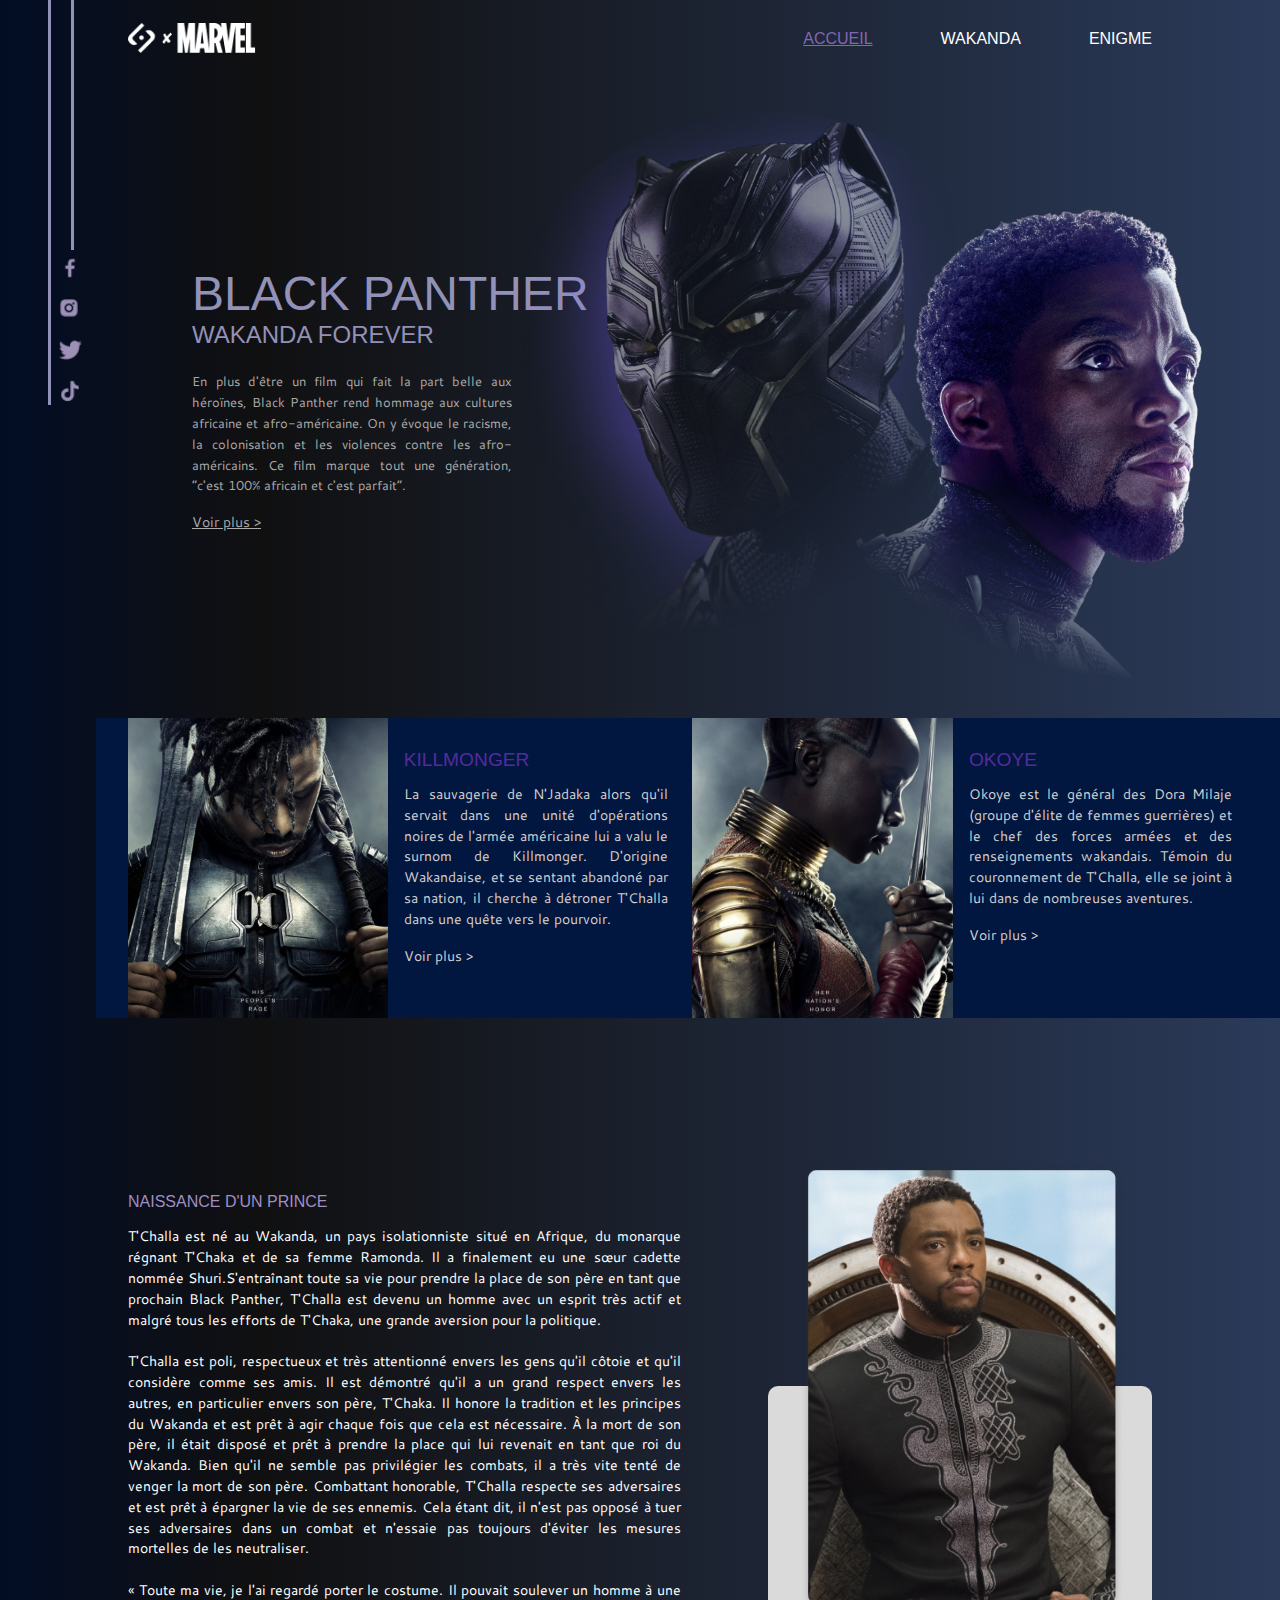
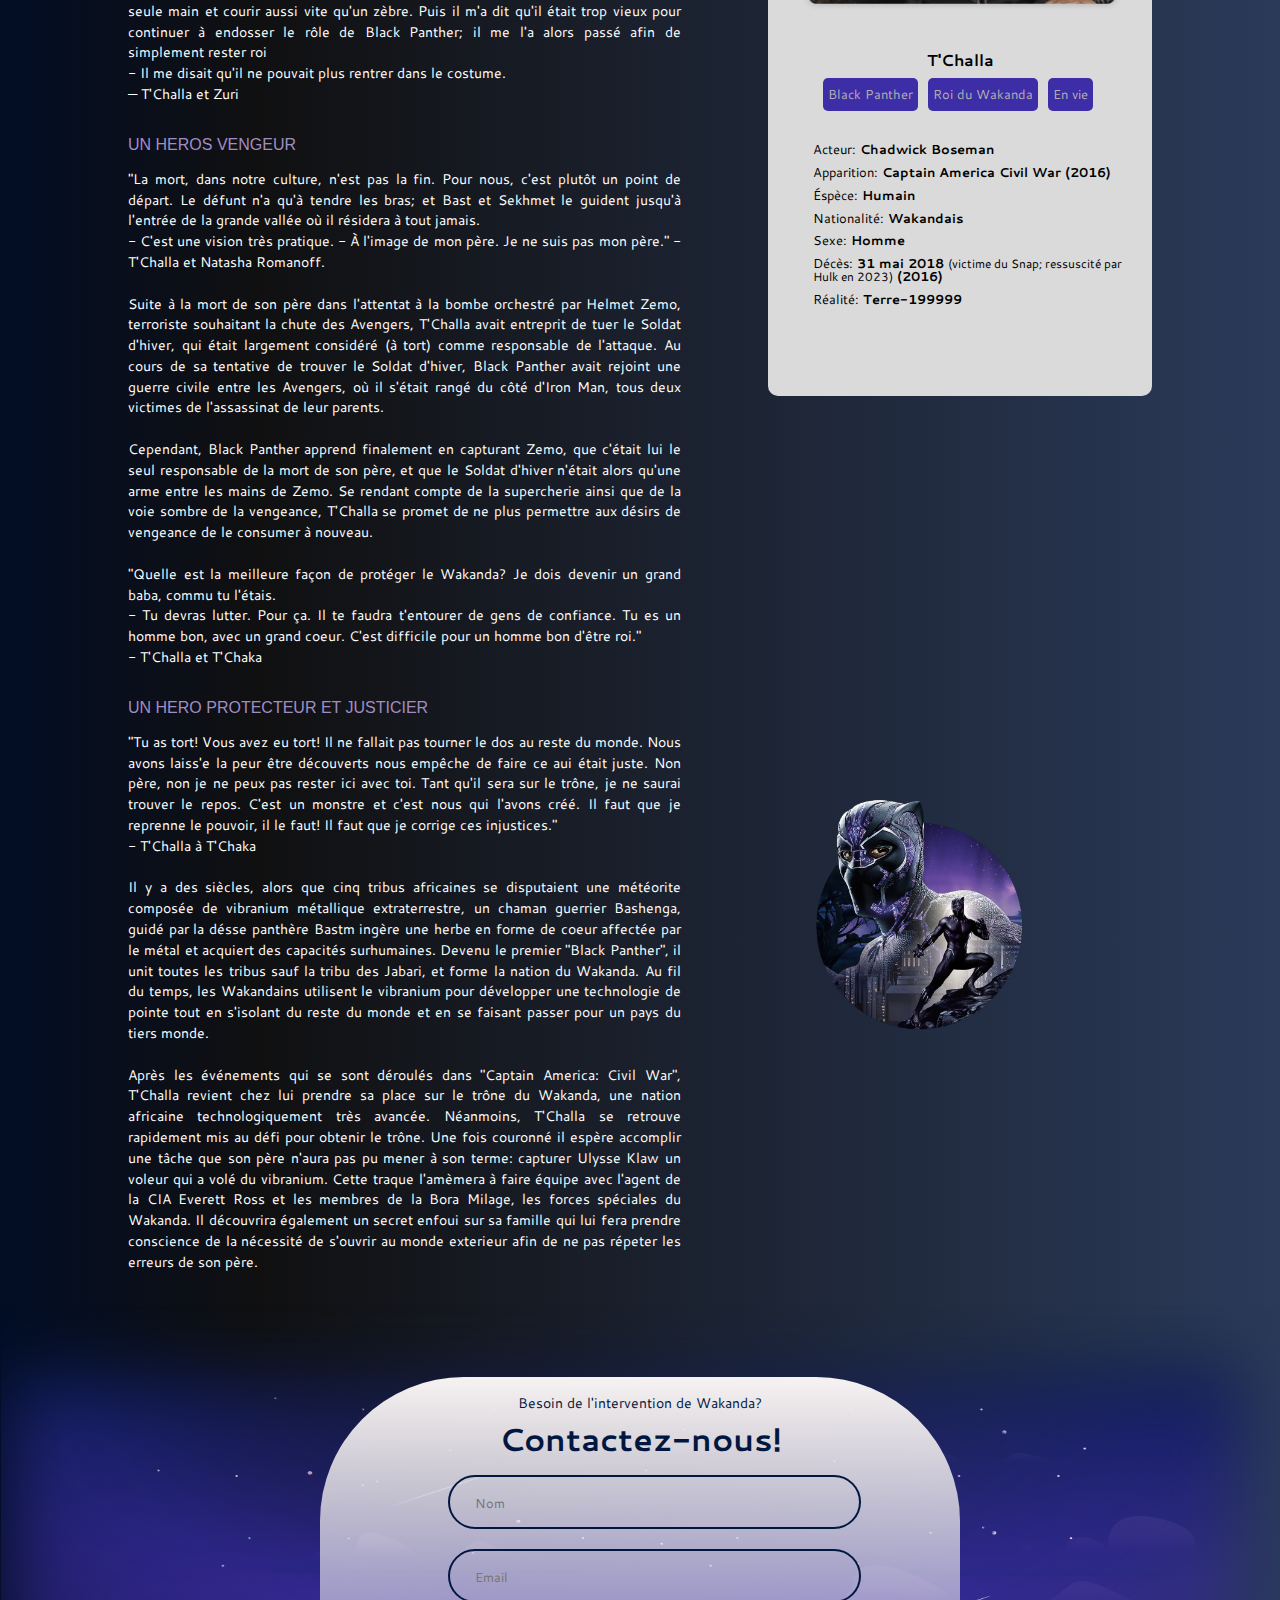
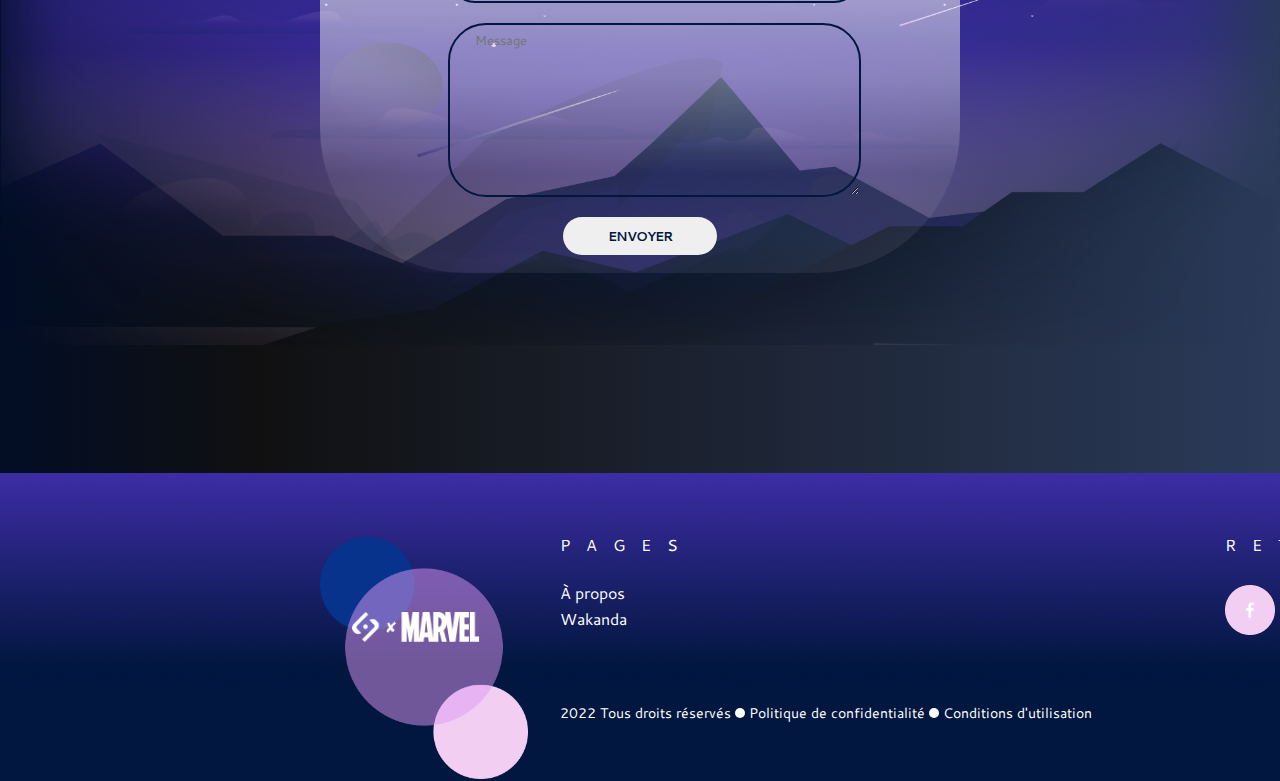
<file: index.html>
<!DOCTYPE html>
<html lang="fr">
  <head>
    <meta charset="UTF-8">
    <meta http-equiv="X-UA-Compatible" content="IE=edge">
    <meta name="viewport" content="width=device-width, initial-scale=1.0">

    <link rel="stylesheet" href="./assets/css/style.css" />
    <link rel="stylesheet" href="./assets/css/home-style.css" />

    <script src="script.js" defer></script>

    <title>Home | Black Panther</title>
  </head>
  <body>
    <div class="body-container">
      <header>
        <img src="./assets/img/AllPages/footer2.png" />
        <nav>
          <ul>
            <li class="active"><a href=#>ACCUEIL</a></li>
            <li class="menu-item"><a href="wakanda.html">WAKANDA</a></li>
            <li class="menu-item"><a href="enigma.html">ENIGME</a></li>
          </ul>
        </nav>
        <div class="hamburger">
          <div></div>
          <div></div>
          <div></div>
        </div>
      </header>

      <div class="side-social-media">
        <ul>
          <li><a href="https://www.facebook.com/Marvel/" target="_blank" ><img src="./assets/img/AllPages/icon_facebook.png" alt="icon facebook" tilte="facebook" /></a></li>
          <li><a href="https://www.instagram.com/marvel/" target="_blank"><img src="./assets/img/AllPages/icon_instagram.png" alt="icon instagram" tilte="instagram" /></a></li>
          <li><a href="https://twitter.com/Marvel" target="_blank"><img src="./assets/img/AllPages/icon_twitter.png" alt="icon twitter" tilte="twitter" /></a></li>
          <li><a href="https://www.tiktok.com/@marvel" target="_blank"><img src="./assets/img/AllPages/icon_tiktok.png" alt="icon tiktok" tilte="tiktok" /></a></li>
        </ul>
      </div>

      <main>
        <section class="intro">
          <img src="./assets/img/Accueil/Pantherhome1..png" alt="Black panther picture" title="Black Panther" />
          <h1>BLACK PANTHER</h1>
          <h2>WAKANDA FOREVER</h2>
          <p>
            En plus d'être un film qui fait la part belle aux héroïnes, Black
            Panther rend
            hommage aux cultures africaine et afro-américaine. On y évoque le
            racisme, la colonisation et les violences contre les
            afro-américains.
            Ce film marque tout une génération, “c'est 100% africain et c'est
            parfait”.
            </br>
            <span>Voir plus ></span>
          </p>
        </section>

        <section class="actors">
          <div class="actors-wrapper">
            <ul>
              <li>
                <img src="./assets/img/Accueil/Pantherhome2.png" alt="Killmonger" title="killmonger"/>
                <div class="story">
                  <h2>KILLMONGER</h2>
                  <p>
                    La sauvagerie de N'Jadaka alors qu'il servait dans une unité  d'opérations  noires  de  l'armée  américaine  lui  a valu  le  surnom  de  Killmonger.  D'origine  Wakandaise, et  se  sentant  abandoné  par  sa  nation,  il  cherche  à détroner T'Challa dans une quête vers le pourvoir.
                    </br>
                    <span>Voir plus ></span>
                  </p>
                </div>
              </li>
            
              <li>
                <img src="./assets/img/Accueil/Pantherhome3.png" alt="Okoye" title="Okoye"/>
                <div class="story">
                  <h2>OKOYE</h2>
                  <p>
                    Okoye est le général des Dora Milaje (groupe d'élite de femmes guerrières) et le chef des forces armées et des renseignements wakandais. Témoin du couronnement de T'Challa, elle se joint à lui dans de nombreuses aventures.
                    </br>
                    <span>Voir plus ></span>
                  </p>
                </div>
              </li>
            </ul>
          </div>
        </section>

        <section class="tchalla">
          <div class="article-wrapper">
            <article class="biography">
              <h2>NAISSANCE D'UN PRINCE</h2>
              <p>
                T'Challa  est  né  au  Wakanda,  un  pays  isolationniste  situé  en  Afrique,  du  monarque  régnant  T'Chaka  et  de  sa  femme Ramonda. Il a finalement eu une sœur cadette nommée Shuri.S'entraînant toute sa vie pour prendre la place de son père en tant que prochain Black Panther, T'Challa est devenu un homme avec un esprit très actif et malgré tous les efforts de T'Chaka, une grande aversion pour la politique.
                </br></br>
                T'Challa  est  poli,  respectueux  et  très  attentionné  envers  les  gens  qu'il  côtoie  et  qu'il  considère  comme  ses  amis.  Il  est démontré qu'il a un grand respect envers les autres, en particulier envers son père, T'Chaka. Il honore la tradition et les principes du Wakanda et est prêt à agir chaque fois que cela est nécessaire. À la mort de son père, il était disposé et prêt à prendre la place qui lui revenait en tant que roi du Wakanda. Bien qu'il ne semble pas privilégier les combats, il a très vite tenté de venger la mort de son père. Combattant honorable, T'Challa respecte ses adversaires et est prêt à épargner la vie de ses ennemis. Cela étant dit, il n'est pas opposé à tuer ses adversaires dans un combat et n'essaie pas toujours d'éviter les mesures mortelles de les neutraliser.
                </br></br>
                « Toute ma vie, je l'ai regardé porter le costume. Il pouvait soulever un homme à une seule main et courir aussi vite qu'un zèbre. Puis il m'a dit qu'il était trop vieux pour continuer à endosser le rôle de Black Panther; il me l'a alors passé afin de simplement rester roi
                </br>
                - Il me disait qu'il ne pouvait plus rentrer dans le costume.
                </br>
                — T'Challa et Zuri
              </p>
            </article>
            <article class="dark-side">
              <h2>UN HEROS VENGEUR</h2>
              <p>
                "La mort, dans notre culture, n'est pas la fin. Pour nous, c'est plutôt un point de départ. Le défunt n'a qu'à tendre les bras; et Bast et Sekhmet le guident jusqu'à l'entrée de la grande vallée où il résidera à tout jamais.
                </br>
                - C'est  une vision très pratique.
                - À l'image de mon père. Je ne suis pas mon père."
                - T'Challa et Natasha Romanoff.
                </br></br>
                Suite à la mort de son père dans l'attentat à la bombe orchestré par Helmet Zemo, terroriste souhaitant la chute des Avengers, T'Challa avait entreprit de tuer le Soldat d'hiver, qui était largement considéré (à tort) comme responsable de l'attaque. Au cours de sa tentative de trouver le Soldat d'hiver, Black Panther avait rejoint une guerre civile entre les Avengers, où il s'était rangé du côté d'Iron Man, tous deux victimes de l'assassinat de leur parents.
                </br></br>
                Cependant, Black Panther apprend finalement en capturant Zemo, que c'était lui le seul responsable de la mort de son père, et que le Soldat d'hiver n'était alors qu'une arme entre les mains de Zemo. Se rendant compte de la supercherie ainsi que de la voie sombre de la vengeance, T'Challa se promet de ne plus permettre aux désirs de vengeance de le consumer à nouveau.
                </br></br>
                "Quelle est la meilleure façon de protéger le Wakanda? Je dois devenir un grand baba, commu tu l'étais.
                </br>
                - Tu devras lutter. Pour ça. Il te faudra t'entourer de gens de confiance. Tu es un homme bon, avec un grand coeur. C'est difficile pour un homme bon d'être roi."
                </br>
                - T'Challa et T'Chaka
              </p>
            </article>
            <article class="our-hero">
              <h2>UN HERO PROTECTEUR ET JUSTICIER</h2>
              <p>
                "Tu as tort! Vous avez eu tort! Il ne fallait pas tourner le dos au reste du monde. Nous avons laiss'e la peur être découverts nous empêche de faire ce aui était juste. Non père, non je ne peux pas rester ici avec toi. Tant qu'il sera sur le trône, je ne saurai trouver le repos. C'est un monstre et c'est nous qui l'avons créé. Il faut que je reprenne le pouvoir, il le faut! Il faut que je corrige ces injustices."</br>
                - T'Challa à T'Chaka</br></br>
                Il y a des siècles, alors que cinq tribus africaines se disputaient une météorite composée de vibranium métallique extraterrestre, un chaman guerrier Bashenga, guidé par la désse panthère Bastm ingère une herbe en forme de coeur affectée par le métal et acquiert des capacités surhumaines. Devenu le premier "Black Panther", il unit toutes les tribus sauf la tribu des Jabari, et forme la nation du Wakanda. Au fil du temps, les Wakandains utilisent le vibranium pour développer une technologie de pointe tout en s'isolant du reste du monde et en se faisant passer pour un pays du tiers monde.</br></br>
                Après les événements qui se sont déroulés dans "Captain America: Civil War", T'Challa revient  chez lui prendre sa place sur le trône du Wakanda, une nation africaine technologiquement très avancée. Néanmoins, T'Challa se retrouve rapidement mis au défi pour obtenir le trône. Une fois couronné il espère accomplir une tâche que son père n'aura pas pu mener à son terme: capturer Ulysse Klaw un voleur qui a volé du vibranium. Cette traque l'amèmera à faire équipe avec l'agent de la CIA Everett Ross et les membres de la Bora Milage, les forces spéciales du Wakanda. Il découvrira également un secret enfoui sur  sa famille qui lui fera prendre conscience de la nécessité de s'ouvrir au monde exterieur afin de ne pas répeter les erreurs de son père.
              </p>
            </article>
          </div>
          <aside>
            <img src="./assets/img/Accueil/Pantherhome5.png" alt="Chadwick Boseman as T'Challa (alias Black Panther)" title="T'Challa"/>
            <div class="text-wrapper">
              <h2>T'Challa</h2> 
              <div class="div">
                <p><span>Black Panther</span><span>Roi du Wakanda</span><span>En vie</span></p>
                <ul>
                  <li>Acteur: <em><a href="https://en.wikipedia.org/wiki/Chadwick_Boseman" target="_blank">Chadwick Boseman</a></em></li>
                  <li>Apparition: <em>Captain America Civil War (2016)</em></li>
                  <li>Éspèce: <span>Humain</span></li>
                  <li>Nationalité: <span>Wakandais</span></li>
                  <li>Sexe: <span>Homme</span></li>
                  <li>Décès: <span>31 mai 2018 <small>(victime du Snap; ressuscité par Hulk en 2023)</small> (2016)</span></li>
                  <li>Réalité: <span>Terre-199999</span></li>
                </ul>
             </div>
            </div>
            <img src="./assets/img/Accueil/Pantherhome6.png" alt="Black Panther" title="Black Panther"/>
          </aside>
        </section>

        <section class="contact">
          <div class="contact-wrapper">
            <p>Besoin de l'intervention de Wakanda?</p>
            <h2>Contactez-nous!</h2>
            <form>
              <input name="username" placeholder="Nom" type="text" />
              <input name="email" placeholder="Email" type="email" />
              <textarea placeholder="Message"></textarea>
              <button type="submit">ENVOYER</button>
          </div>
        </section>
      </main>

      <footer>
        <div class="logo-container">  
          <img src="./assets/img/AllPages/footer1.png"/>
          <img src="./assets/img/AllPages/footer2.png"/>
        </div>
        <div class="text-container">
          <div class="pages">
            <h2>PAGES</h2>
            <ul>
              <li><a href=#>À propos</a></li>
              <li><a href="https://marvelcinematicuniverse.fandom.com/wiki/Wakanda" target="_blank">Wakanda</a></li>
            </ul>
          </div>
          <div class="social-media">
            <h2>RETROUVEZ NOUS</h2>
            <ul>
              <li><a href="https://www.facebook.com/Marvel/" target="_blank" ><img src="./assets/img/AllPages/footer3.png" alt="icon facebook" tilte="facebook" /></a></li>
              <li><a href="https://www.instagram.com/marvel/" target="_blank"><img src="./assets/img/AllPages/footer4.png" alt="icon instagram" tilte="instagram" /></a></li>
              <li><a href="https://twitter.com/Marvel" target="_blank"><img src="./assets/img/AllPages/footer5.png" alt="icon twitter" tilte="twitter" /></a></li>
              <li><a href="https://www.tiktok.com/@marvel" target="_blank"><img src="./assets/img/AllPages/footer6.png" alt="icon tiktok" tilte="tiktok" /></a></li>
            </ul>
          </div>
          <p><a href=#>2022 Tous droits réservés</a> <span></span> <a href=#>Politique de confidentialité</a> <span></span> <a href="">Conditions d'utilisation</a></p>
          </div>
      </footer>
      <img class="top-button" src="./assets/img/AllPages/flèche_down_header.png" />
    </div>
  </body>
</html>
</file>
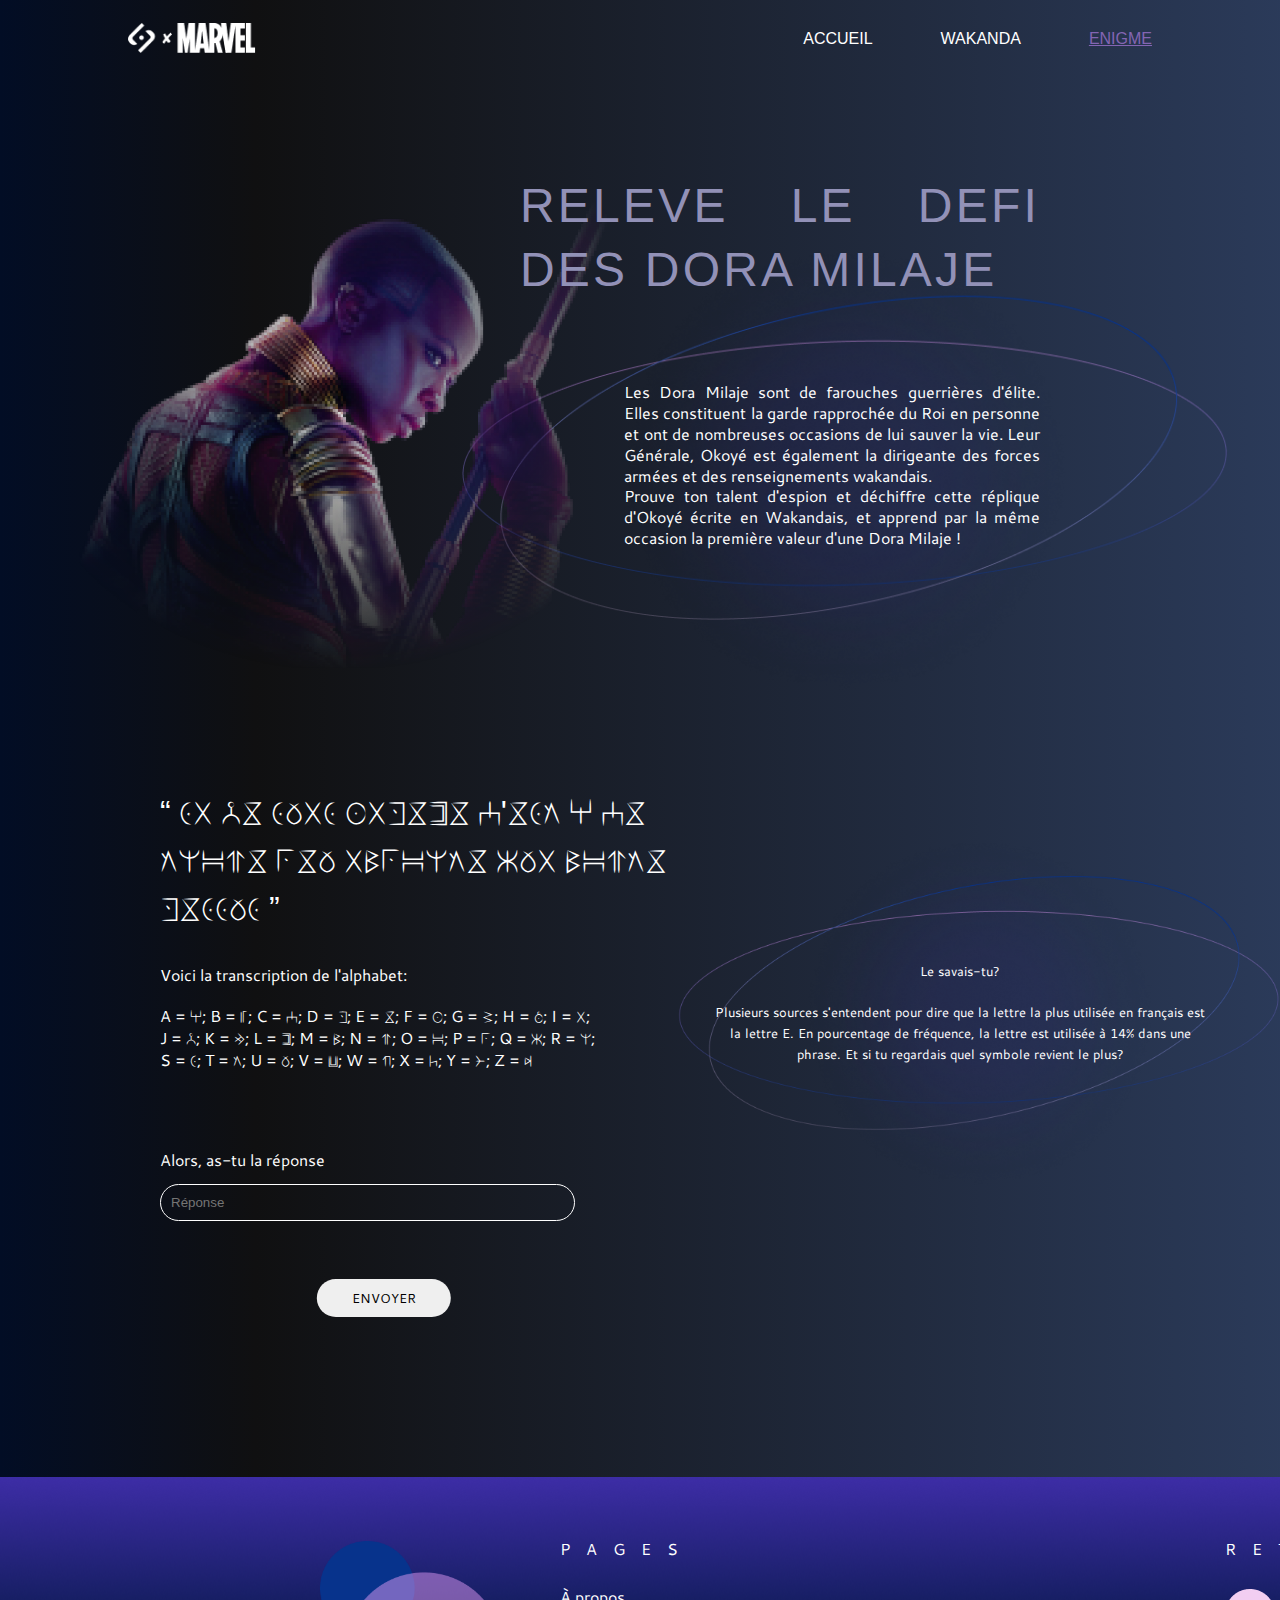
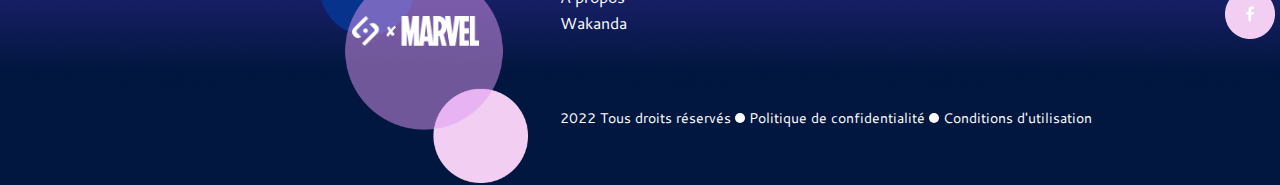
<file: enigma.html>
<!DOCTYPE html>
<html lang="fr">
  <head>
    <meta charset="UTF-8">
    <meta http-equiv="X-UA-Compatible" content="IE=edge">
    <meta name="viewport" content="width=device-width, initial-scale=1.0">

    <link rel="stylesheet" href="./assets/css/style.css" />
    <link rel="stylesheet" href="./assets/css/enigma-style.css" />

    <script src="script.js" defer></script>

    <title>Enigma | Black Panther</title>
  </head>
  <body>
    <div class="body-container">
      <header>
        <img src="./assets/img/AllPages/footer2.png" />
        <nav>
          <ul>
            <li class="menu-item"><a href="index.html">ACCUEIL</a></li>
            <li class="menu-item"><a href="wakanda.html">WAKANDA</a></li>
            <li class="active"><a href=#>ENIGME</a></li>
          </ul>
        </nav>
        <div class="hamburger">
          <div></div>
          <div></div>
          <div></div>
        </div>
      </header>
      <main>
        <section class="intro">
          <h1>RELEVE LE DEFI DES DORA MILAJE</h1>
          <p>
            Les Dora Milaje sont de farouches guerrières d'élite. Elles constituent la garde rapprochée du Roi en personne et ont de nombreuses occasions de lui sauver la vie. Leur Générale, Okoyé est également la dirigeante des forces armées et des renseignements wakandais.</br>
            Prouve ton talent d'espion et déchiffre cette réplique d'Okoyé écrite en Wakandais, et apprend par la même occasion la première valeur d'une Dora Milaje !
          </p>
        </section>

        <section class="enigma">
          <p class="morse-code">
            “ SI JE SUIS  FIDELE C'EST A CE TRONE PEU IMPORTE QUI MONTE DESSUS ”
          </p>

          <p class="hint">
            Voici la transcription de l'alphabet:</br></br>
            A = <span>A</span>; B = <span>B</span>; C = <span>C</span>; D = <span>D</span>; E = <span>E</span>; F = <span>F</span>; G = <span>G</span>; H = <span>H</span>; I = <span>I</span>;
          </br>J = <span>J</span>; K = <span>K</span>; L = <span>L</span>; M = <span>M</span>; N = <span>N</span>; O = <span>O</span>; P = <span>P</span>; Q = <span>Q</span>; R = <span>R</span>;
          </br>S = <span>S</span>; T = <span>T</span>; U = <span>U</span>; V = <span>V</span>; W = <span>W</span>; X = <span>X</span>; Y = <span>Y</span>; Z = <span>Z</span>
          </p>

          <form>
            <label for="answer">Alors, as-tu la réponse</label>
            </br>
            <input type="text" name="answer" placeholder="Réponse" />
            </br>
            <button type="submit">ENVOYER</button>
          </form>

          <aside>
            <p>
              Le savais-tu?</br></br>
              Plusieurs sources s'entendent pour dire que la lettre la plus utilisée en français est
              </br>la lettre E. En pourcentage de fréquence, la lettre  est utilisée à 14% dans une
              </br>phrase. Et si tu regardais quel symbole revient le plus?
            </p>
          </aside>
        </section>
      </main>

      <footer>
        <div class="logo-container">  
          <img src="./assets/img/AllPages/footer1.png"/>
          <img src="./assets/img/AllPages/footer2.png"/>
        </div>
        <div class="text-container">
          <div class="pages">
            <h2>PAGES</h2>
            <ul>
              <li><a href=#>À propos</a></li>
              <li><a href="https://marvelcinematicuniverse.fandom.com/wiki/Wakanda" target="_blank">Wakanda</a></li>
            </ul>
          </div>
          <div class="social-media">
            <h2>RETROUVEZ NOUS</h2>
            <ul>
              <li><a href="https://www.facebook.com/Marvel/" target="_blank" ><img src="./assets/img/AllPages/footer3.png" alt="icon facebook" tilte="facebook" /></a></li>
              <li><a href="https://www.instagram.com/marvel/" target="_blank"><img src="./assets/img/AllPages/footer4.png" alt="icon instagram" tilte="instagram" /></a></li>
              <li><a href="https://twitter.com/Marvel" target="_blank"><img src="./assets/img/AllPages/footer5.png" alt="icon twitter" tilte="twitter" /></a></li>
              <li><a href="https://www.tiktok.com/@marvel" target="_blank"><img src="./assets/img/AllPages/footer6.png" alt="icon tiktok" tilte="tiktok" /></a></li>
            </ul>
          </div>
          <p><a href=#>2022 Tous droits réservés</a> <span></span> <a href=#>Politique de confidentialité</a> <span></span> <a href="">Conditions d'utilisation</a></p>
          </div>
      </footer>

      <img class="top-button"src="./assets/img/AllPages/flèche_down_header.png" />
    </div>
  </body>
</html>
</file>
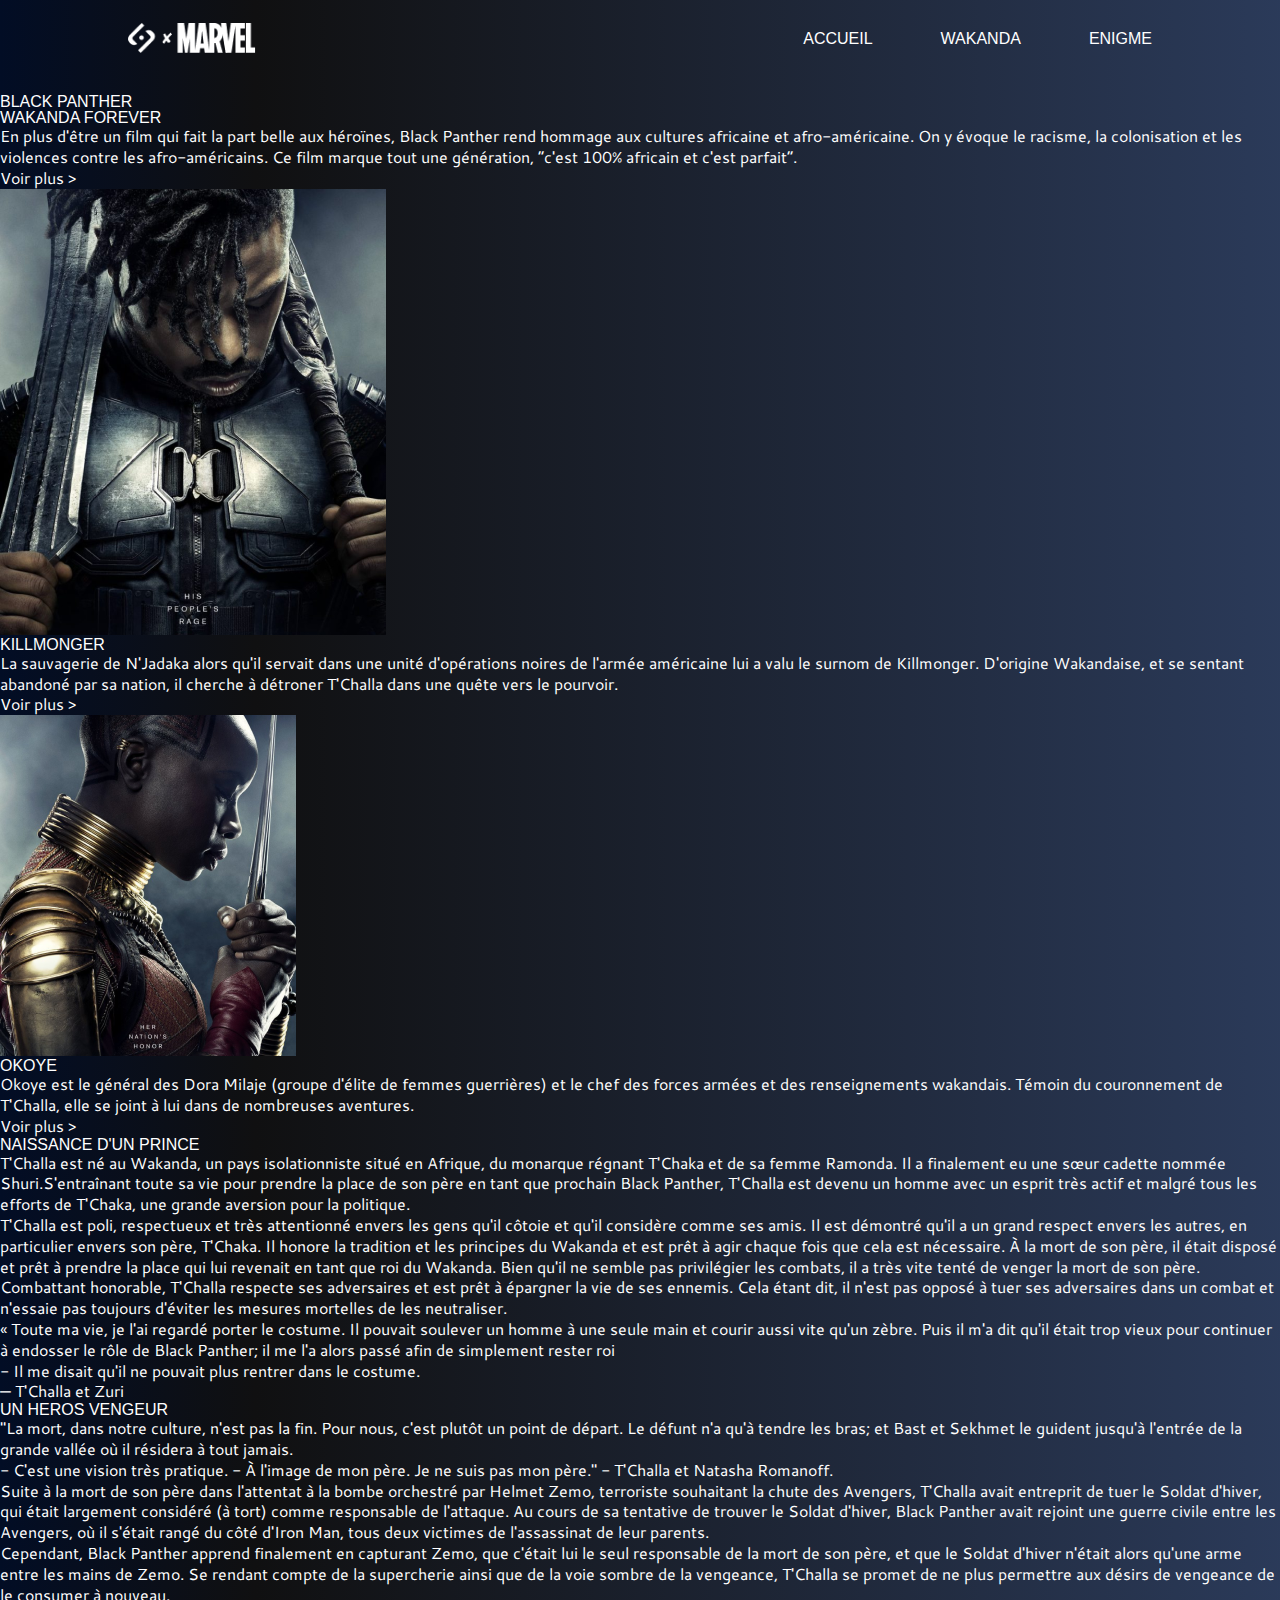
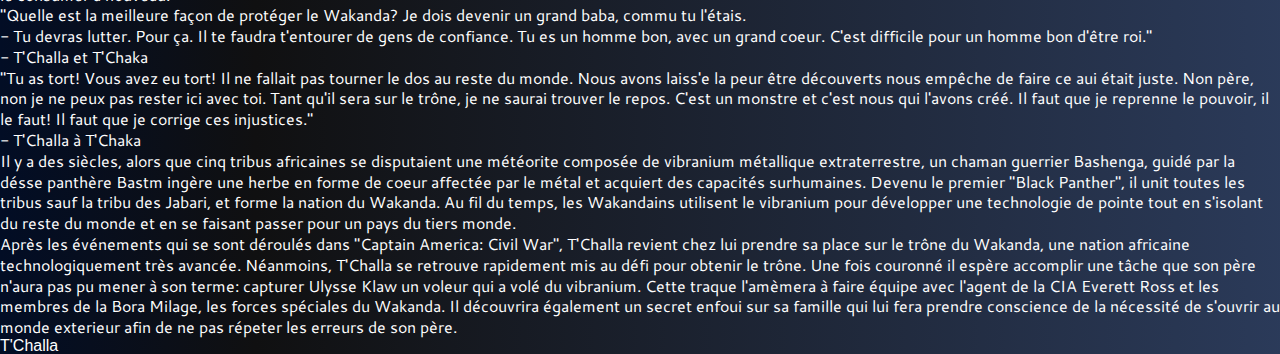
<file: home.html>
<!DOCTYPE html>
<html lang="en">
  <head>
    <meta charset="UTF-8">
    <meta http-equiv="X-UA-Compatible" content="IE=edge">
    <meta name="viewport" content="width=device-width, initial-scale=1.0">

    <link rel="stylesheet" href="./assets/css/style.css" />
    <title>Home | Black Panther</title>
  </head>
  <body>
    <div class="body-container">
      <header>
        <img src="./assets/img/AllPages/footer2.png" />
        <nav>
          <ul>
            <li class="activated"><a href=#>ACCUEIL</a></li>
            <li><a href="wakanda.html">WAKANDA</a></li>
            <li><a href="enigma.html">ENIGME</a></li>
          </ul>
        </nav>
      </header>

      <main>
        <section class="intro">
          <h1>BLACK PANTHER</h1>
          <h2>WAKANDA FOREVER</h2>
          <p>
            En plus d'être un film qui fait la part belle aux héroïnes, Black
            Panther rend
            hommage aux cultures africaine et afro-américaine. On y évoque le
            racisme, la colonisation et les violences contre les
            afro-américains.
            Ce film marque tout une génération, “c'est 100% africain et c'est
            parfait”.
            </br>
            <span>Voir plus ></span>
          </p>
        </section>

        <section class="actors">
          <ul> 
            <li>
              <img src="./assets/img/Accueil/Pantherhome2.png" alt="Killmonger" title="killmonger"/>
              <div class="story">
                <h2>KILLMONGER</h2>
                <p>
                  La sauvagerie de N'Jadaka alors qu'il servait dans une unité  d'opérations  noires  de  l'armée  américaine  lui  a valu  le  surnom  de  Killmonger.  D'origine  Wakandaise, et  se  sentant  abandoné  par  sa  nation,  il  cherche  à détroner T'Challa dans une quête vers le pourvoir.
                  </br>
                  <span>Voir plus ></span>
                </p>
              </div>
            </li>
            
            <li>
              <img src="./assets/img/Accueil/Pantherhome3.png" alt="Okoye" title="Okoye"/>
              <div class="story">
                <h2>OKOYE</h2>
                <p>
                  Okoye est le général des Dora Milaje (groupe d'élite de femmes guerrières) et le chef des forces armées et des renseignements wakandais. Témoin du couronnement de T'Challa, elle se joint à lui dans de nombreuses aventures.
                  </br>
                  <span>Voir plus ></span>
                </p>
              </div>
            </li>
          </ul>
        </section>

        <section class="tchalla">
          <article class="biography">
            <h2>NAISSANCE D'UN PRINCE</h2>
            <p>
              T'Challa  est  né  au  Wakanda,  un  pays  isolationniste  situé  en  Afrique,  du  monarque  régnant  T'Chaka  et  de  sa  femme Ramonda. Il a finalement eu une sœur cadette nommée Shuri.S'entraînant toute sa vie pour prendre la place de son père en tant que prochain Black Panther, T'Challa est devenu un homme avec un esprit très actif et malgré tous les efforts de T'Chaka, une grande aversion pour la politique.
              </br>
              T'Challa  est  poli,  respectueux  et  très  attentionné  envers  les  gens  qu'il  côtoie  et  qu'il  considère  comme  ses  amis.  Il  est démontré qu'il a un grand respect envers les autres, en particulier envers son père, T'Chaka. Il honore la tradition et les principes du Wakanda et est prêt à agir chaque fois que cela est nécessaire. À la mort de son père, il était disposé et prêt à prendre la place qui lui revenait en tant que roi du Wakanda. Bien qu'il ne semble pas privilégier les combats, il a très vite tenté de venger la mort de son père. Combattant honorable, T'Challa respecte ses adversaires et est prêt à épargner la vie de ses ennemis. Cela étant dit, il n'est pas opposé à tuer ses adversaires dans un combat et n'essaie pas toujours d'éviter les mesures mortelles de les neutraliser.
              </br>
              « Toute ma vie, je l'ai regardé porter le costume. Il pouvait soulever un homme à une seule main et courir aussi vite qu'un zèbre. Puis il m'a dit qu'il était trop vieux pour continuer à endosser le rôle de Black Panther; il me l'a alors passé afin de simplement rester roi
              </br>
              - Il me disait qu'il ne pouvait plus rentrer dans le costume.
              </br>
              — T'Challa et Zuri
            </p>
          </article>

          <article class="dark-side">
            <h2>UN HEROS VENGEUR</h2>
            <p>
              "La mort, dans notre culture, n'est pas la fin. Pour nous, c'est plutôt un point de départ. Le défunt n'a qu'à tendre les bras; et Bast et Sekhmet le guident jusqu'à l'entrée de la grande vallée où il résidera à tout jamais.
              </br>
              - C'est  une vision très pratique.
              - À l'image de mon père. Je ne suis pas mon père."
              - T'Challa et Natasha Romanoff.
              </br>
              Suite à la mort de son père dans l'attentat à la bombe orchestré par Helmet Zemo, terroriste souhaitant la chute des Avengers, T'Challa avait entreprit de tuer le Soldat d'hiver, qui était largement considéré (à tort) comme responsable de l'attaque. Au cours de sa tentative de trouver le Soldat d'hiver, Black Panther avait rejoint une guerre civile entre les Avengers, où il s'était rangé du côté d'Iron Man, tous deux victimes de l'assassinat de leur parents.
              </br>
              Cependant, Black Panther apprend finalement en capturant Zemo, que c'était lui le seul responsable de la mort de son père, et que le Soldat d'hiver n'était alors qu'une arme entre les mains de Zemo. Se rendant compte de la supercherie ainsi que de la voie sombre de la vengeance, T'Challa se promet de ne plus permettre aux désirs de vengeance de le consumer à nouveau.
            </p>
            <p>
              "Quelle est la meilleure façon de protéger le Wakanda? Je dois devenir un grand baba, commu tu l'étais.
              </br>
              - Tu devras lutter. Pour ça. Il te faudra t'entourer de gens de confiance. Tu es un homme bon, avec un grand coeur. C'est difficile pour un homme bon d'être roi."
              </br>
              - T'Challa et T'Chaka 
            </p>
          </article class="our-hero">
            <p>
              "Tu as tort! Vous avez eu tort! Il ne fallait pas tourner le dos au reste du monde. Nous avons laiss'e la peur être découverts nous empêche de faire ce aui était juste. Non père, non je ne peux pas rester ici avec toi. Tant qu'il sera sur le trône, je ne saurai trouver le repos. C'est un monstre et c'est nous qui l'avons créé. Il faut que je reprenne le pouvoir, il le faut! Il faut que je corrige ces injustices."</br>
              - T'Challa à T'Chaka</br>
              Il y a des siècles, alors que cinq tribus africaines se disputaient une météorite composée de vibranium métallique extraterrestre, un chaman guerrier Bashenga, guidé par la désse panthère Bastm ingère une herbe en forme de coeur affectée par le métal et acquiert des capacités surhumaines. Devenu le premier "Black Panther", il unit toutes les tribus sauf la tribu des Jabari, et forme la nation du Wakanda. Au fil du temps, les Wakandains utilisent le vibranium pour développer une technologie de pointe tout en s'isolant du reste du monde et en se faisant passer pour un pays du tiers monde.</br>
              Après les événements qui se sont déroulés dans "Captain America: Civil War", T'Challa revient  chez lui prendre sa place sur le trône du Wakanda, une nation africaine technologiquement très avancée. Néanmoins, T'Challa se retrouve rapidement mis au défi pour obtenir le trône. Une fois couronné il espère accomplir une tâche que son père n'aura pas pu mener à son terme: capturer Ulysse Klaw un voleur qui a volé du vibranium. Cette traque l'amèmera à faire équipe avec l'agent de la CIA Everett Ross et les membres de la Bora Milage, les forces spéciales du Wakanda. Il découvrira également un secret enfoui sur  sa famille qui lui fera prendre conscience de la nécessité de s'ouvrir au monde exterieur afin de ne pas répeter les erreurs de son père.
            </p>
        </section>

        <aside>
          <h2>T'Challa</h2>
          
        </aside>
      </main>
    </div>
  </body>
</html>
</file>
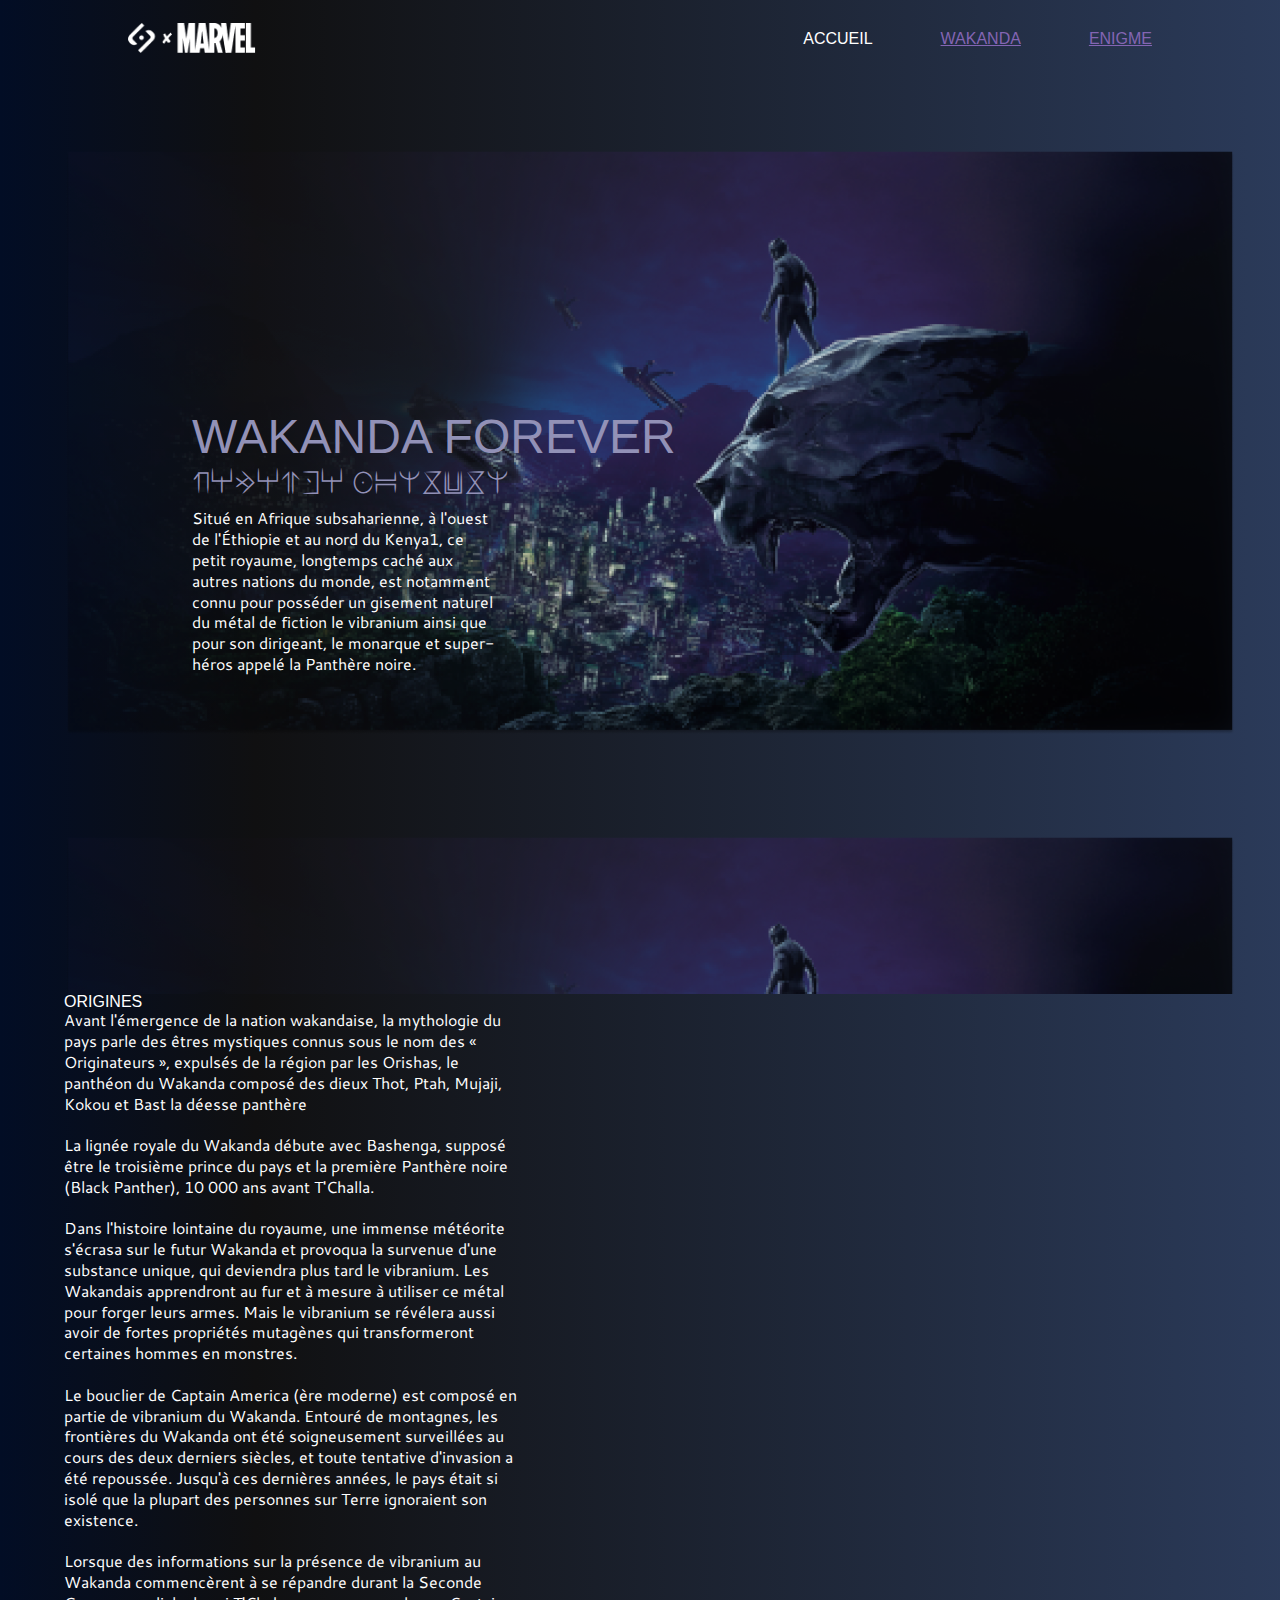
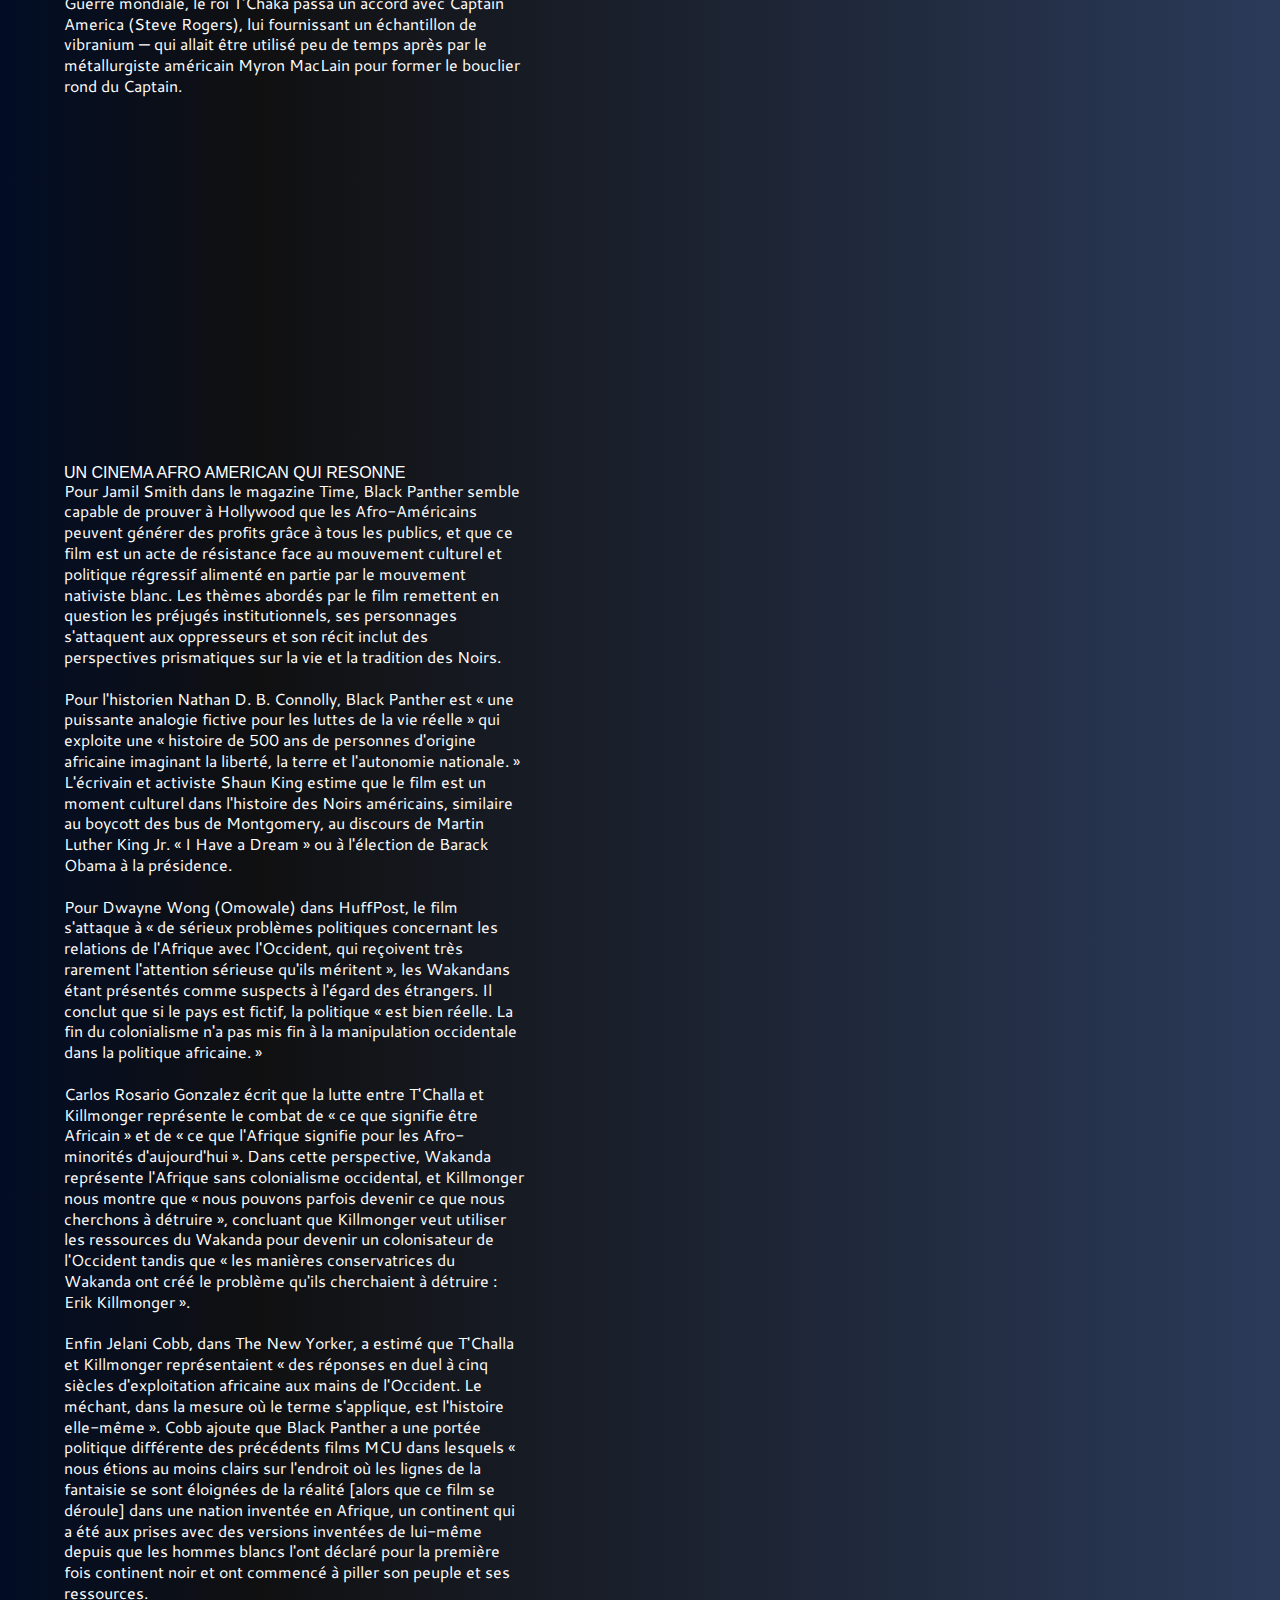
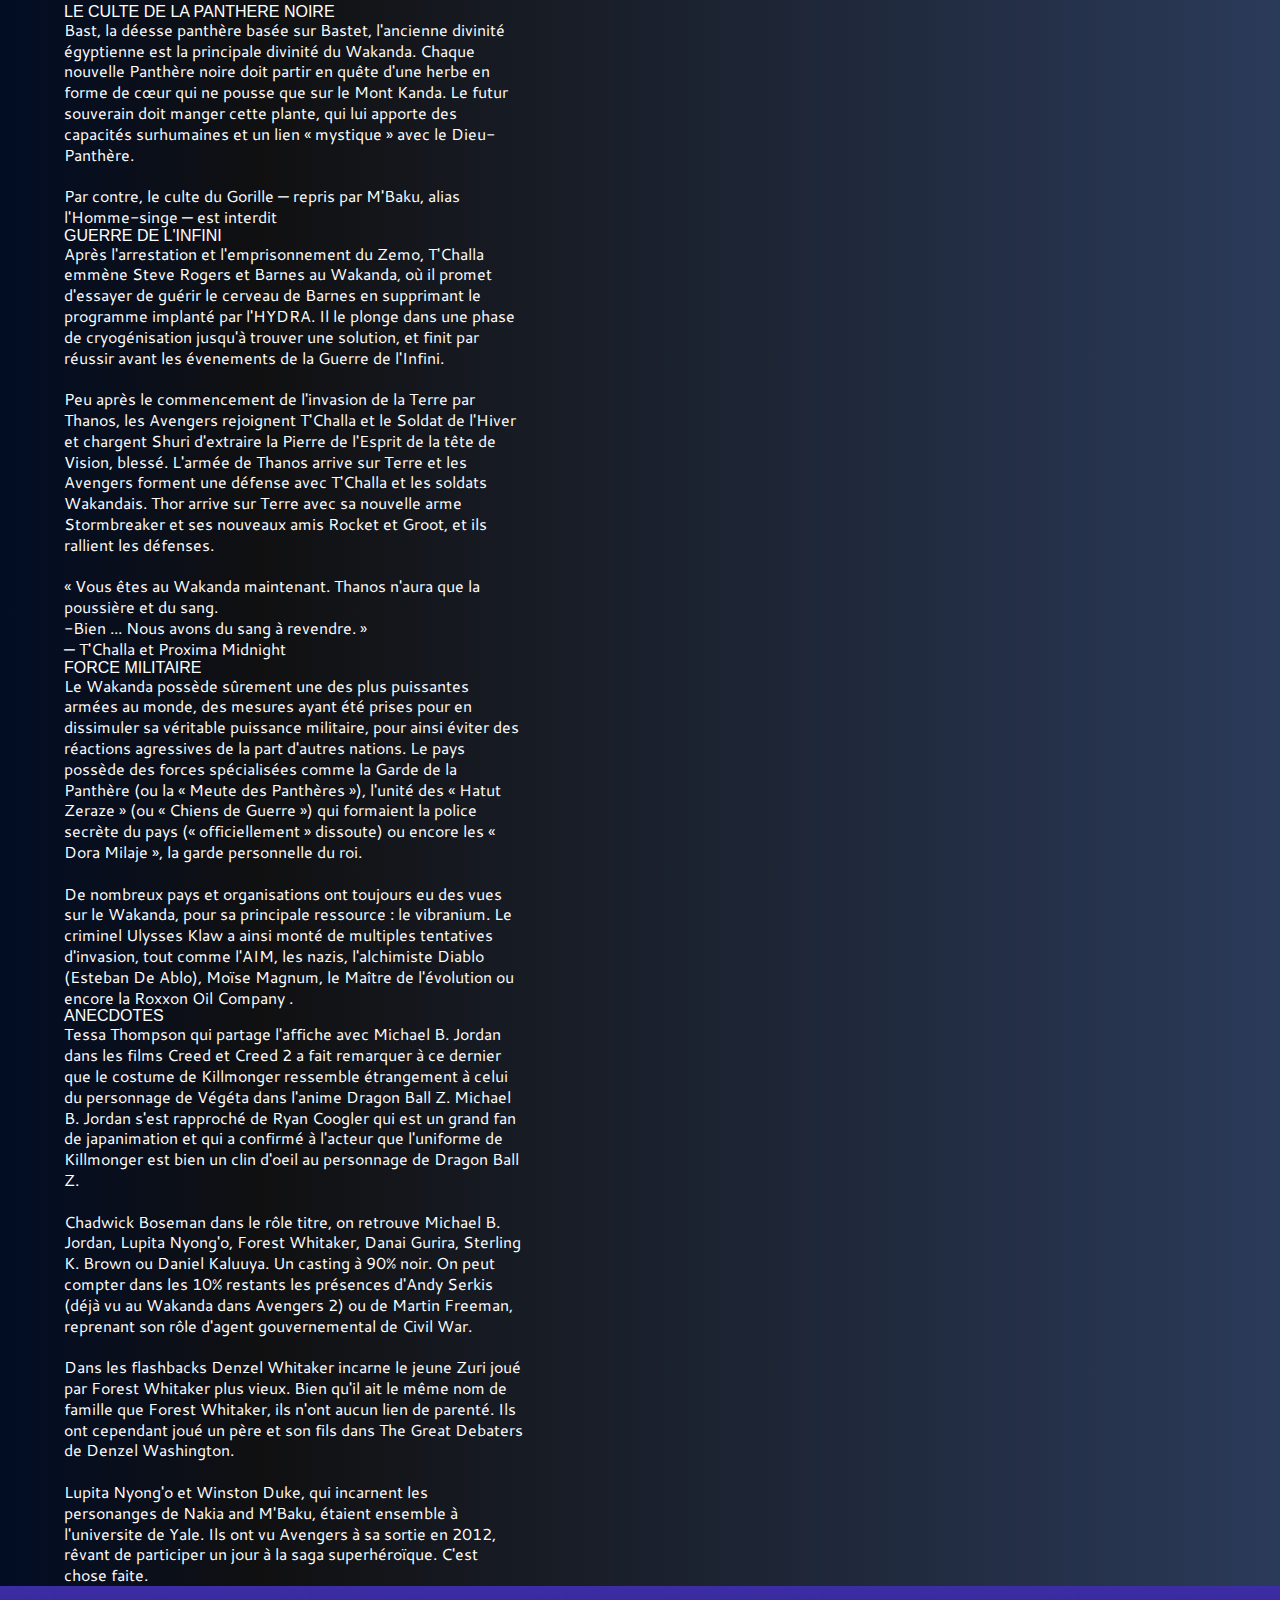
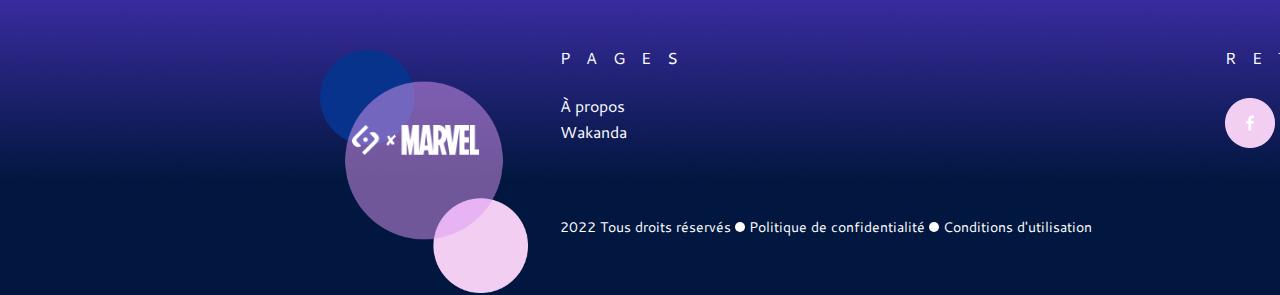
<file: wakanda.html>
<!DOCTYPE html>
<html lang="fr">
  <head>
    <meta charset="UTF-8">
    <meta http-equiv="X-UA-Compatible" content="IE=edge">
    <meta name="viewport" content="width=device-width, initial-scale=1.0">

    <link rel="stylesheet" href="./assets/css/style.css" />
    <link rel="stylesheet" href="./assets/css/wakanda-style.css" />

    <script src="script.js" defer></script>

    <title>Wakanda | Black Panther</title>
  </head>
  <body>
    <div class="body-container">
      <header>
        <img src="./assets/img/AllPages/footer2.png" />
        <nav>
          <ul>
            <li class="menu-item"><a href="index.html">ACCUEIL</a></li>
            <li class="active"><a href=#>WAKANDA</a></li>
            <li class="active"><a href="enigma.html">ENIGME</a></li>
          </ul>
        </nav>
        <div class="hamburger">
          <div></div>
          <div></div>
          <div></div>
        </div>
      </header>

      <main>
        <section class="intro">
          <div class="intro-container">
            <h1>WAKANDA FOREVER</h1>
            <h2>WAKANDA FOREVER</h2>
            <p>
              Situé en Afrique subsaharienne, à l'ouest de l'Éthiopie et au nord
              du Kenya1, ce petit royaume, longtemps caché aux autres nations du
              monde, est notamment connu pour posséder un gisement naturel du
              métal de fiction le vibranium ainsi que pour son dirigeant, le
              monarque et super-héros appelé la Panthère noire.
            </p>
          </div>
        </section>
        <section>
          <article class="origine">
            <h2>ORIGINES</h2>
            <p>
              Avant l'émergence de la nation wakandaise, la mythologie du pays parle des êtres mystiques connus sous le nom des « Originateurs », expulsés de la région par les Orishas, le panthéon du Wakanda composé des dieux Thot, Ptah, Mujaji, Kokou et Bast la déesse panthère</br></br>
              La  lignée  royale  du  Wakanda  débute  avec  Bashenga,  supposé être  le  troisième  prince  du  pays  et  la première Panthère noire (Black Panther), 10 000 ans avant T'Challa.</br></br>
              Dans l'histoire lointaine du royaume, une immense météorite s'écrasa sur le futur Wakanda et provoqua la survenue d'une substance unique, qui deviendra plus tard le vibranium. Les Wakandais apprendront au fur et à mesure à utiliser ce métal pour forger leurs armes. Mais le vibranium se révélera aussi avoir de fortes propriétés mutagènes qui transformeront certaines hommes en monstres.</br></br>
              Le bouclier de Captain America (ère moderne) est composé en partie de vibranium du Wakanda. Entouré de montagnes, les frontières du Wakanda ont été soigneusement surveillées au cours des deux derniers siècles, et toute tentative d'invasion a été repoussée. Jusqu'à ces dernières années, le pays était si isolé que la plupart des personnes sur Terre ignoraient son existence.</br></br>
              Lorsque des informations sur la présence de vibranium au Wakanda commencèrent à se répandre durant la Seconde Guerre mondiale, le roi T'Chaka passa un accord avec Captain America (Steve Rogers), lui fournissant un échantillon de vibranium — qui allait être utilisé peu de temps après par le métallurgiste américain Myron MacLain  pour former le bouclier rond du Captain.
            </p>
          </article>
          <iframe width="873" height="366" src="https://www.youtube.com/embed/gMLh7wS5Dsw" title="Dora Milaje | Hit the Road Jack" frameborder="0" allow="accelerometer; autoplay; clipboard-write; encrypted-media; gyroscope; picture-in-picture; web-share" allowfullscreen></iframe>
          <article class="afro-cinema">
            <h2>UN CINEMA AFRO AMERICAN QUI RESONNE</h2>
            <p>
              Pour Jamil Smith dans le magazine Time, Black Panther semble capable de prouver à Hollywood que les Afro-Américains peuvent générer des profits grâce à tous les publics, et que ce film est un acte de résistance face au mouvement culturel et politique régressif alimenté en partie par le mouvement nativiste blanc. Les thèmes abordés par le film remettent en question les préjugés institutionnels, ses personnages s'attaquent aux oppresseurs et son récit inclut des perspectives prismatiques sur la vie et la tradition des Noirs.</br></br>
              Pour l'historien Nathan D. B. Connolly, Black Panther est « une puissante analogie fictive pour les luttes de la vie réelle » qui exploite une « histoire de 500 ans de personnes d'origine africaine imaginant la liberté, la terre et l'autonomie nationale. » L'écrivain et activiste Shaun King estime que le film est un moment culturel dans l'histoire des Noirs américains, similaire au boycott des bus de Montgomery, au discours de Martin Luther King Jr. « I Have a Dream » ou à l'élection de Barack Obama à la présidence.</br></br>
              Pour Dwayne Wong (Omowale) dans HuffPost, le film s'attaque à « de sérieux problèmes politiques concernant les relations de l'Afrique avec l'Occident, qui reçoivent très rarement l'attention sérieuse qu'ils méritent », les Wakandans étant présentés comme suspects à l'égard des étrangers. Il conclut que si le pays est fictif, la politique « est bien réelle. La fin du colonialisme n'a pas mis fin à la manipulation occidentale dans la politique africaine. »</br></br>
              Carlos Rosario Gonzalez écrit que la lutte entre T'Challa et Killmonger représente le combat de « ce que signifie être Africain » et de « ce que l'Afrique signifie pour les Afro-minorités d'aujourd'hui ». Dans cette perspective, Wakanda représente l'Afrique sans colonialisme occidental, et Killmonger nous montre que « nous pouvons parfois devenir ce que nous cherchons à détruire », concluant que Killmonger veut utiliser les ressources du Wakanda pour devenir un colonisateur de l'Occident tandis que « les manières conservatrices du Wakanda ont créé le problème qu'ils cherchaient à détruire : Erik Killmonger ».</br></br>
              Enfin Jelani Cobb, dans The New Yorker, a estimé que T'Challa et Killmonger représentaient « des réponses en duel à cinq siècles d'exploitation africaine aux mains de l'Occident. Le méchant, dans la mesure où le terme s'applique, est l'histoire elle-même ». Cobb ajoute que Black Panther a une portée politique différente des précédents films MCU dans lesquels « nous étions au moins clairs sur l'endroit où les lignes de la fantaisie se sont éloignées de la réalité [alors que ce film se déroule] dans une nation inventée en Afrique, un continent qui a été aux prises avec des versions inventées de lui-même depuis que les hommes blancs l'ont déclaré pour la première fois continent noir et ont commencé à piller son peuple et ses ressources.
            </p>
          </article>

          <article class="cult">
            <h2>LE CULTE DE LA PANTHERE NOIRE</h2>
            <p>
              Bast, la déesse panthère basée sur Bastet, l'ancienne divinité égyptienne est la principale divinité du Wakanda. Chaque nouvelle Panthère noire doit partir en quête d'une herbe en forme de cœur qui ne pousse que sur le Mont Kanda. Le futur souverain doit manger cette plante, qui lui apporte des capacités surhumaines et un lien « mystique » avec le Dieu-Panthère.</br></br>
              Par contre, le culte du Gorille — repris par M'Baku, alias l'Homme-singe — est interdit
            </p>
          </article>

          <article class="infinite-war">
            <h2>GUERRE DE L'INFINI</h2>
            <p>
              Après l'arrestation et l'emprisonnement du Zemo, T'Challa emmène Steve Rogers et Barnes au Wakanda, où il promet d'essayer de guérir le cerveau de Barnes en supprimant le programme implanté par l'HYDRA. Il le plonge dans une phase de cryogénisation jusqu'à trouver une solution, et finit par réussir avant les évenements de la Guerre de l'Infini.</br></br>
              Peu après le commencement de l'invasion de la Terre par Thanos, les Avengers rejoignent T'Challa et le Soldat de l'Hiver et chargent Shuri d'extraire la Pierre de l'Esprit de la tête de Vision, blessé. L'armée de Thanos arrive sur Terre et les Avengers forment une défense avec T'Challa et les soldats Wakandais. Thor arrive sur Terre avec sa nouvelle arme Stormbreaker et ses nouveaux amis Rocket et Groot, et ils rallient les défenses.</br></br>
              « Vous êtes au Wakanda maintenant. Thanos n'aura que la poussière et du sang.</br>
              -Bien ... Nous avons du sang à revendre. »</br>
              — T'Challa et Proxima Midnight
            </p>
          </article>

          <article class="military-force">
            <h2>FORCE MILITAIRE</h2>
            <p>
              Le Wakanda possède sûrement une des plus puissantes armées au monde, des mesures ayant été prises pour en dissimuler sa véritable puissance militaire, pour ainsi éviter des réactions agressives de la part d'autres nations. Le pays possède des forces spécialisées comme la Garde de la Panthère (ou la « Meute des Panthères »), l'unité des « Hatut Zeraze » (ou « Chiens de Guerre ») qui formaient la police secrète du pays (« officiellement » dissoute) ou encore les « Dora Milaje », la garde personnelle du roi.</br></br>
              De nombreux pays et organisations ont toujours eu des vues sur le Wakanda, pour sa principale ressource : le vibranium. Le criminel Ulysses Klaw a ainsi monté de multiples tentatives d'invasion, tout comme l'AIM, les nazis, l'alchimiste Diablo (Esteban De Ablo), Moïse Magnum, le Maître de l'évolution ou encore la Roxxon Oil Company .
            </p>
          </article>

          <article class="anecdote">
            <h2>ANECDOTES</h2>
            <p>
              Tessa Thompson qui partage l'affiche avec Michael B. Jordan dans les films Creed et Creed 2 a fait remarquer à ce dernier que le costume de Killmonger ressemble étrangement à celui du personnage de Végéta dans l'anime Dragon Ball Z. Michael B. Jordan s'est rapproché de Ryan Coogler qui est un grand fan de japanimation et qui a confirmé à l'acteur que l'uniforme de Killmonger est bien un clin d'oeil au personnage de Dragon Ball Z.</br></br>
              Chadwick Boseman dans le rôle titre, on retrouve Michael B. Jordan, Lupita Nyong'o, Forest Whitaker, Danai Gurira, Sterling K. Brown ou Daniel Kaluuya. Un casting à 90% noir. On peut compter dans les 10% restants les présences d'Andy Serkis (déjà vu au Wakanda dans Avengers 2) ou de Martin Freeman, reprenant son rôle d'agent gouvernemental de Civil War.</br></br>
              Dans les flashbacks Denzel Whitaker incarne le jeune Zuri joué par Forest Whitaker plus vieux. Bien qu'il ait le même nom de famille que Forest Whitaker, ils n'ont aucun lien de parenté. Ils ont cependant joué un père et son fils dans The Great Debaters de Denzel Washington.</br></br>
              Lupita Nyong'o et Winston Duke, qui incarnent les personanges de Nakia and M'Baku, étaient ensemble à l'universite de Yale. Ils ont vu Avengers à sa sortie en 2012, rêvant de participer un jour à la saga superhéroïque. C'est chose faite.
            </h2>
          </article>
        </section>
      </main>

      <footer>
        <div class="logo-container">  
          <img src="./assets/img/AllPages/footer1.png"/>
          <img src="./assets/img/AllPages/footer2.png"/>
        </div>
        <div class="text-container">
          <div class="pages">
            <h2>PAGES</h2>
            <ul>
              <li><a href=#>À propos</a></li>
              <li><a href="https://marvelcinematicuniverse.fandom.com/wiki/Wakanda" target="_blank">Wakanda</a></li>
            </ul>
          </div>
          <div class="social-media">
            <h2>RETROUVEZ NOUS</h2>
            <ul>
              <li><a href="https://www.facebook.com/Marvel/" target="_blank" ><img src="./assets/img/AllPages/footer3.png" alt="icon facebook" tilte="facebook" /></a></li>
              <li><a href="https://www.instagram.com/marvel/" target="_blank"><img src="./assets/img/AllPages/footer4.png" alt="icon instagram" tilte="instagram" /></a></li>
              <li><a href="https://twitter.com/Marvel" target="_blank"><img src="./assets/img/AllPages/footer5.png" alt="icon twitter" tilte="twitter" /></a></li>
              <li><a href="https://www.tiktok.com/@marvel" target="_blank"><img src="./assets/img/AllPages/footer6.png" alt="icon tiktok" tilte="tiktok" /></a></li>
            </ul>
          </div>
          <p><a href=#>2022 Tous droits réservés</a> <span></span> <a href=#>Politique de confidentialité</a> <span></span> <a href="">Conditions d'utilisation</a></p>
        </div>
      </footer>
      <img class="top-button" src="./assets/img/AllPages/flèche_down_header.png" />
    </div>
  </body>
</html>
</file>
<file: assets/css/style.css>
@import url('https://fonts.cdnfonts.com/css/panthera');
@import url('https://fonts.cdnfonts.com/css/beyno');
@import url('https://fonts.googleapis.com/css2?family=Cantarell:wght@400;700&display=swap');

@font-face {
  font-family: 'wakanda';
  src: url("../fonts/WakandaForever-Regular.ttf") format('truetype');
}

:root {
  --white-color: #f2cef2;
  --grey-color: #9291b7;
  --pink-color: #df99f2;
  --purple-color: #3d2da6;
  --blue-color: #07338c;
  --dark-color: #021740;
}

html, body, div, span, applet, object, iframe,
h1, h2, h3, h4, h5, h6, p, blockquote, pre,
a, abbr, acronym, address, big, cite, code,
del, dfn, em, img, ins, kbd, q, s, samp,
small, strike, strong, sub, sup, tt, var,
b, u, i, center,
dl, dt, dd, ol, ul, li,
fieldset, form, label, legend,
table, caption, tbody, tfoot, thead, tr, th, td,
article, aside, canvas, details, embed,
figure, figcaption, footer, header, hgroup,
menu, nav, output, ruby, section, summary,
time, mark, audio, video {
  margin: 0;
  padding: 0;
  border: 0;
  font: inherit;
  vertical-align: baseline;
}

/* HTML5 display-role reset for older browsers */
article, aside, details, figcaption, figure,
footer, header, hgroup, menu, nav, section {
  display: block;
}

body {
  line-height: 1;
}

ol, ul {
  list-style: none;
}

blockquote, q {
  quotes: none;
}

blockquote:before, blockquote:after,
q:before, q:after {
  content: '';
  content: none;
}

table {
  border-collapse: collapse;
  border-spacing: 0;
}

html {
  font-size: 16px;
  font-family: 'Cantarell', sans-serif;
  color: #fff;
}

h1 {
  font-family: Panthera, sans-serif;
}

h2 {
  font-family: Beyno, sans-serif;
}

.body-container {
  max-width: 100vw;
  background: linear-gradient(to right, #020d25, #101011 20%, #091b3fdc);
  overflow-x: hidden;
  /* padding: 0 7rem; */
}

p {
  font-family: Cantarell, sans-serif;
  line-height: 1.3rem;
}

/*---- header -----*/
header {
  width: 80%;
  margin: 0 auto;
  padding: .9rem 0 2rem;
  height: 3rem;
  display: flex;
  flex-flow: row nowrap;
  justify-content: space-between;
  align-items: center;
}

header>img {
  width: 8rem;
}

header ul li {
  position: relative;
  display: inline-block;
}

header ul li:nth-child(2) {
  margin: 0 5vw;
}

header ul li a {
  color: #fff;
  text-decoration: none;
  font-family: Beyno, sans-serif;
}

header ul .menu-item a::before {
  content: "";
  width: 0;
  height: 3px;
  background-color: #fff;
  border-radius: 5px;
  transition: width .5s ease;
  position: absolute;
  bottom: -5px;
}

header ul .menu-item a:hover::before {
  width: 100%;
}

header ul .active a {
  color: #8365b3;
  text-decoration: underline;
}

/*---- Hamburger ----*/
.hamburger {
  width: 1.1rem;
  display: none;
}

.hamburger>div {
  width: 100%;
  height: 3px;
  background-color: #fff;
}

.hamburger>div:nth-child(2) {
  margin: 2px 0;
}

/*---- footer -----*/
footer {
  width: 100%;
  padding: 4rem 1rem 0;
  background-image: url("../img/AllPages/back_footer.png");

  display: flex;
  flex-flow: row nowrap;
}

footer h2 {
  font-family: Cantarell, sans-serif;
  letter-spacing: 1rem;
  margin-bottom: 2rem;
}

footer a {
  text-decoration: none;
  color: #fff;
  cursor: pointer;
}

footer span {
  display: inline-block;
  width: 10px;
  height: 10px;
  background-color: #fff;
  border-radius: 50%;
}

footer p {
  text-align: center;
  font-size: .9rem;
}

footer .text-container {
  display: flex;
  flex-flow: row wrap;
  justify-content: space-between;
}

.top-button {
  width: 40px;
  padding: 20px 10px;
  border-radius: 50%;
  transform: rotate(180deg);
  background-color: #4b4b4b;
  cursor: pointer;
  visibility: hidden;
  position: fixed;
  bottom: 16%;
  right: 5%;
}

img.pop-up {
  visibility: visible;
}

@media screen and (max-width: 767px) {
  html {
    font-size: 15px;
  }

  footer {
    width: 100%;
    padding-left: 1rem;
  }

  footer h2 {
    letter-spacing: .5rem;
  }

  .logo-container {
    float: left;
    width: 20%;
    padding: 0;
    position: relative;
  }

  .logo-container img:nth-child(1) {
    width: 8rem;
  }

  .logo-container img:nth-child(2) {
    width: 5rem;
    top: 55px;
    left: 1.3rem;
    position: absolute;
  }

  .text-container {
    float: right;
    width: 80%;
    margin: 0 auto;
  }

  .pages {
    float: left;
    width: 20%;
    margin: 0;
    padding: 0;
  }

  .pages li {
    margin-bottom: .5rem;
  }

  .social-media {
    float: right;
    width: 50%;
  }

  .social-media ul li {
    margin-right: .7rem;
    display: inline-block;
  }

  footer {
    height: 250px;
    display: flex;
    flex-flow: row wrap;
  }

  footer p {
    clear: left;
    margin-top: 9rem;
  }
}

@media screen and (max-width: 576px) {
  html {
    font-size: 14px;
  }

  header {
    width: 100%;
    position: relative;
  }

  header img {
    width: 7rem;
    margin-left: 1.5rem;
  }

  header nav {
    position: absolute;
    width: 100%;
    top: 4rem;
    right: -100%;
    opacity: 0;
  }

  header nav.visible {
    right: 0;
    opacity: 1;
    transition: right .3s ease, opacity .6s ease;
  }

  header nav ul li {
    display: block;
    background-color: #4b4b4b;
    width: 100%;
    text-align: center;
    padding: 5px 0;
  }

  header nav ul li:nth-child(2) {
    margin: 0;
  }

  .hamburger {
    cursor: pointer;
    display: block;
    margin-right: 1.5rem;
    position: relative;
  }

  .hamburger.activated>div {
    position: absolute;
    transition: transform .3s ease;
  }

  .hamburger.activated>div:nth-child(2) {
    opacity: 0;
  }

  .hamburger.activated>div:nth-child(1) {
    transform: rotate(45deg);
    transition: transform .3s ease;
  }

  .hamburger.activated>div:nth-child(3) {
    transition: transform .3s ease;
    transform: rotate(-45deg);
  }

  /*---- footer ----*/
  footer {
    height: 300px;
    display: flex;
    flex-flow: row wrap;
    justify-content: space-between;
  }

  footer h2 {
    margin-bottom: 1rem;
    letter-spacing: 2rem;
  }

  footer {
    padding-top: 1rem;
  }

  footer h2 {
    letter-spacing: .3rem;
  }

  .logo-container {
    display: none;
  }

  .social-media img {
    width: 70%;

  }

  .top-button {
    width: 25px;
    padding: 14px 9px;
  }
}

@media screen and (min-width: 991px) {
  html {
    font-size: 16px;
  }

  footer {
    position: relative;
    padding-left: 20rem;
  }

  footer li {
    margin-bottom: 10px;
  }

  .logo-container img:nth-child(1) {
    width: 13rem;
  }

  .logo-container img:nth-child(2) {
    width: 8rem;
    position: absolute;
    top: calc(50% - 15px);
    left: 22rem;
  }

  .social-media li {
    display: inline-block;
    margin-right: 2rem;
  }

  .logo-container,
  .pages {
    margin-right: 2rem;
  }

}
</file>
<file: assets/css/home-style.css>
/*---- Side section social media ----*/
.side-social-media {
  position: absolute;
  left: 3rem;
  top: 0;
}

.side-social-media li {
  margin-bottom: 15px;
}

.side-social-media ul {
  padding: 16rem 0 0 7px;
  border-left: 3px solid var(--grey-color);
  position: relative;
}

.side-social-media ul::before {
  content: "";
  width: 3px;
  height: 250px;
  background-color: var(--grey-color);
  position: absolute;
  top: 0;
  left: 20px;
}

.side-social-media img {
  width: 1.5rem;
}

/*---- Section "intro" ----*/
.intro {
  width: 80%;
  height: 400px;
  margin: 1rem auto 0;
  background: url("../img/Accueil/Pantherhome1..png") no-repeat 80% 0 0;
  padding: 10rem 0 3rem 8rem;
  position: relative;
}

.intro img {
  width: 80%;
  position: absolute;
  right: -12rem;
  top: 0;
}

.intro h1 {
  font-size: 3rem;
  color: var(--grey-color);
  margin-bottom: 5px;
}

.intro h2 {
  font-size: 1.5rem;
  color: var(--grey-color);
  margin-bottom: 1rem;
}

.intro p {
  text-align: justify;
  font-size: .8rem;
  margin: 1.5rem 0 0;
  width: 20rem;
  color: #aaa;
}

.intro p span {
  display: block;
  margin-top: 1rem;
  font-size: .9rem;
  text-decoration: underline;
}

/*---- Section "actors" ----*/
.actors {
  width: 100%;
  height: 300px;
  font-size: .9em;
  color: #d1cfcf;
  position: relative;
}

.actors-wrapper {
  width: 90%;
  padding-left: 2rem;
  background-color: var(--dark-color);
  position: absolute;
  right: 0;
}

.actors li {
  float: left;
  height: 100%;
  width: 49%;
}

.actors ul li img {
  float: left;
  height: 300px;
  margin-right: 1rem;
  transition: transform .2s ease-out;
}

.actors ul li img:hover {
  transform: scale(1.1);
}

.actors .story {
  width: 90%;
  margin: auto;
  padding: 2rem;
}

.story h2 {
  font-size: 1.2rem;
  color: #532b9e;
  margin-bottom: .9rem;
}

.story p {
  text-align: justify;
}

.story span {
  display: block;
  margin-top: 1rem;
}

/*---- T'Challa section ----*/
.tchalla {
  width: 80%;
  margin: 9rem auto 0;
}

.tchalla .article-wrapper {
  float: left;
  width: 54%;

}

.tchalla .biography {
  float: left;
  padding-top: 2rem;
}

.tchalla article h2 {
  color: #a08dc4;
  margin-bottom: 1rem;
}

.tchalla p {
  font-size: .9rem;
  text-align: justify;
  margin-bottom: 2rem;
}

.tchalla aside,
.tchalla aside h2 {
  font-family: Cantarell, sans-serif;
}

.tchalla aside {
  float: right;
  color: #000;
  position: relative;
}

.tchalla aside img {
  height: 54%;
  position: absolute;
  left: 2rem;
}

.tchalla .text-wrapper {
  text-align: center;
  width: 24rem;
  background-color: #dadada;
  border-radius: 10px;
  margin-top: 14rem;
  padding: 16rem 0 0;
}

.tchalla .text-wrapper .div {
  width: 85%;
  text-align: left;
  margin: 0 auto;
  padding: 0 0 5rem 2rem;
  font-size: .8rem;
}

.tchalla .text-wrapper h2,
.tchalla .text-wrapper em {
  font-weight: bold;
}

.tchalla .text-wrapper h2 {
  font-size: 1rem;
  margin: 10px 0;
}

.tchalla .text-wrapper p span {
  font-size: .8rem;
  display: inline-block;
  color: #b1b1b1;
  padding: 6px 5px;
  border-radius: 5px;
  background-color: var(--purple-color);
}

.tchalla .text-wrapper p span:nth-child(odd) {
  margin: 0 10px;
}

.tchalla .text-wrapper ul li {
  margin-bottom: 10px;
}

.tchalla .text-wrapper ul li a,
.tchalla .text-wrapper ul li span {
  text-decoration: none;
  color: #000;
  font-weight: bold;
}

.tchalla .text-wrapper ul li small {
  font-size: .9em;
  font-weight: normal;
}

.tchalla aside img[title="Black Panther"] {
  width: 80%;
  height: auto;
  position: absolute;
  left: 0;
  bottom: -40rem;
}

/*---- Contact section -----*/
.contact {
  width: 100%;
  height: 40rem;
  color: var(--dark-color);
  background-image: url("../img/Accueil/Pantherhome7.png");
  background-size: cover;
  display: flex;
  align-items: center;
  justify-content: center;
}

.contact-wrapper {
  width: 50%;
  height: 30rem;
  padding-top: 1rem;
  background-image: linear-gradient(to bottom, #f7f2f2, #ffffff62 60%, #ffffff11 80%);
  border-radius: 9rem;
  text-align: center;
}

.contact-wrapper form {
  width: 60%;
  margin: 0 auto;
}

.contact-wrapper p {
  font-size: .9rem;
  margin-bottom: 10px;
}

.contact-wrapper h2 {
  font-size: 2rem;
  font-weight: bold;
}

.contact-wrapper form input,
.contact-wrapper form textarea,
.contact-wrapper form button,
.contact-wrapper h2 {
  display: block;
  color: var(--dark-color);
  font-family: Cantarell, sans-serif;
  margin-bottom: 20px;
}

.contact-wrapper form input {
  width: 100%;
  height: 2.5rem;
  padding: 5px 0 5px 25px;
  border-radius: 38px;
  border: 2px solid var(--dark-color);
  background: none;
}

.contact-wrapper form textarea {
  width: 100%;
  height: 10rem;
  padding: 5px 0 5px 25px;
  border-radius: 38px;
  border: 2px solid var(--dark-color);
  background: none;
}

.contact-wrapper form button {
  width: 40%;
  margin: 0 auto;
  padding: 10px 0;
  border-radius: 25px;
  border: none;
  font-size: .8rem;
  font-weight: bold;
  letter-spacing: -1px;
}

/*--- Contact focus and hover ---*/
.contact-wrapper form input:focus,
.contact-wrapper form textarea:focus {
  border: 2px solid var(--dark-color);
  outline: none;
}

main {
  margin-bottom: 8rem;
}
</file>
<file: assets/css/enigma-style.css>
.intro {
  display: flex;
  flex-flow: column nowrap;
  align-items: end;
  padding: 5rem 15rem 10rem 0;
  background: url("../img/Enigme/Pantherenigme1.png") 5% 65%/60% no-repeat, url("../img/Enigme/Pantherenigme2.png") 90% 100%/60% no-repeat;
}

.intro h1 {
  width: 50%;
  font-size: 3rem;
  text-align: justify;
  letter-spacing: .2rem;
  line-height: 4rem;
  font-family: Beyno, sans-serif;
  color: var(--grey-color);
  margin-bottom: 5rem;
}

.intro p {
  width: 40%;
  text-align: justify;
}

.enigma {
  padding: 5rem 0 0 10rem;
  background: url("../img/Enigme/Pantherenigme2.png") 100%/47% no-repeat;
  position: relative;
}

.enigma .morse-code {
  font-family: wakanda, sans-serif;
  width: 50%;
  font-size: 2rem;
  line-height: 3rem;
  margin-bottom: 2rem;
}

.enigma .hint {
  width: 40%;
}

.enigma .hint span {
  font-family: wakanda, sans-serif;
}

.enigma form {
  width: 40%;
  margin: 5rem 0 10rem 0;
  padding-bottom: 2rem;
  position: relative;
}

form input {
  width: 90%;
  margin: 1rem auto 4rem;
  padding: 10px 0 10px 10px;
  background: none;
  border: 1px solid #fff;
  border-radius: 30px;
}

form button {
  width: 30%;
  padding: 10px 0;
  border: none;
  border-radius: 20px;
  font-size: .8rem;
  font-family: Cantarell, sans-serif;
  position: absolute;
  bottom: 0;
  left: 50%;
  transform: translateX(-50%);
  cursor: pointer;
}

.enigma aside {
  width: 50%;
  text-align: center;
  font-size: .8rem;
  position: absolute;
  top: 50%;
  transform: translateY(-50%);
  right: 0;
}
</file>
<file: assets/css/wakanda-style.css>
.intro {
  height: 100vh;
  background: url("../img/Wakanda/Pantherwakanda1.png") center top/contain;
  position: relative;
}

.intro-container {
  width: 40%;
  position: absolute;
  top: 50%;
  transform: translateY(-50%);
  left: 15%;
}

.intro-container h1 {
  font-size: 3rem;
  color: var(--grey-color);
  margin-bottom: 5px;
}

.intro-container h2 {
  font-size: 2rem;
  color: var(--grey-color);
  font-family: 'wakanda', sans-serif;
  margin-bottom: 10px;
}

.intro-container p {
  width: 60%;
}

article {
  width: 40%;
}

section::after {
  content: "";
  display: table;
  clear: both;
}

section:last-child {
  width: 90%;
  margin: 0 auto;
  padding: 0 1rem;
}

section> {
  float: left;
}
</file>
